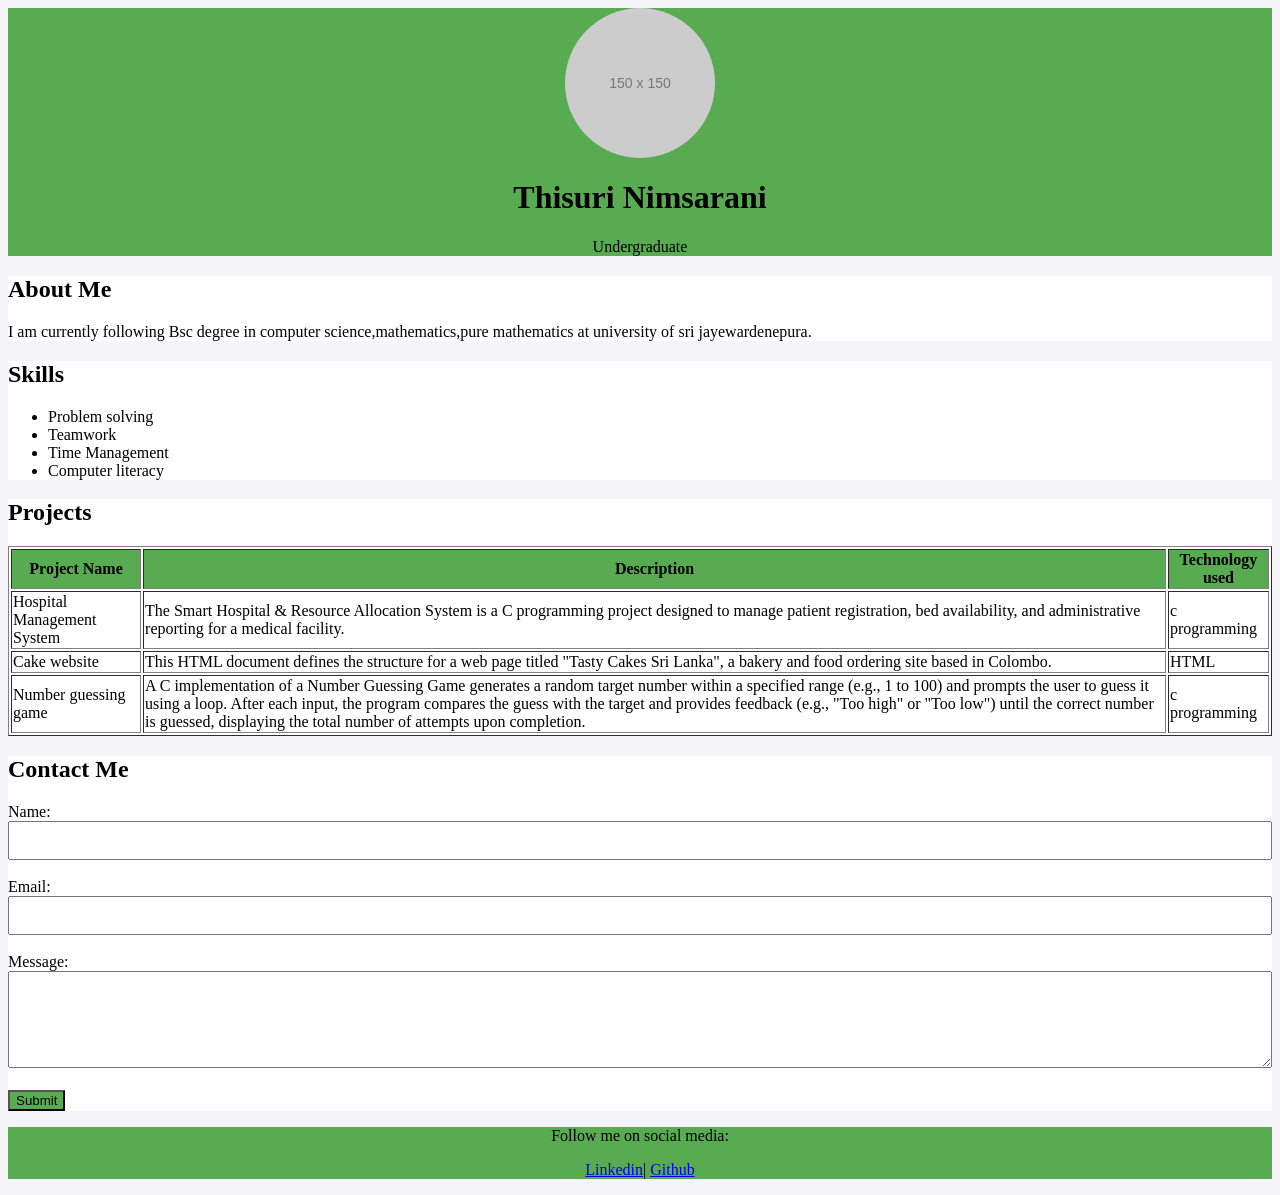
<file: Lab Practical 1/index.html>
<!DOCTYPE html>
<html>

<head>

    <title>My Portfolio</title>
    <link rel="stylesheet" href="./style.css" />
</head>

<body>
    <div style="box-sizing: border-box; background-color:#58ab50; ">
        <div class="circle-avatar">
            150 x 150
        </div>
        <h1>Thisuri Nimsarani</h1>
        <p style="text-align: center;">Undergraduate</p>
    </div>
    <div style="box-sizing: border-box; background-color:#fff; ">
        <h2>About Me</h2>
        <p>I am currently following Bsc degree in computer science,mathematics,pure mathematics at university of sri
            jayewardenepura.</p>
    </div>
    <div style="box-sizing: border-box; background-color:#fff; ">
        <h2>Skills</h2>
        <ul>
            <li>Problem solving</li>
            <li>Teamwork</li>
            <li>Time Management</li>
            <li>Computer literacy</li>
        </ul>
    </div>
    <div style="box-sizing: border-box; background-color:#fff; ">
        <h2>Projects</h2>
        <table border="1">
            <tr>
                <th>Project Name</th>
                <th>Description</th>
                <th>Technology used</th>
            </tr>
            <tr>
                <td>Hospital Management System </td>
                <td>The Smart Hospital & Resource Allocation System is a C programming project designed to manage
                    patient registration, bed availability, and administrative reporting for a medical facility.</td>
                <td>c programming</td>
            </tr>
            <tr>
                <td>Cake website</td>
                <td>This HTML document defines the structure for a web page titled "Tasty Cakes Sri Lanka", a bakery and
                    food ordering site based in Colombo.</td>
                <td>HTML</td>
            </tr>
            <tr>
                <td>Number guessing game</td>
                <td>A C implementation of a Number Guessing Game generates a random target number within a specified
                    range (e.g., 1 to 100) and prompts the user to guess it using a loop. After each input, the program
                    compares the guess with the target and provides feedback (e.g., "Too high" or "Too low") until the
                    correct number is guessed, displaying the total number of attempts upon completion.</td>
                <td>c programming</td>
            </tr>
        </table>
    </div>
    <section id="contact">
        <div style="box-sizing: border-box; background-color:#fff; ">
            <h2>Contact Me</h2>

            <form action="#" method="post">

                <div>
                    <label for="name">Name:</label>
                    <input type="text" id="name" name="name" required>
                </div>

                <br>


                <div>
                    <label for="email">Email:</label>
                    <input type="email" id="email" name="email" required>
                </div>

                <br>


                <div>
                    <label for="message">Message:</label>
                    <textarea id="message" name="message" rows="5" required></textarea>
                </div>

                <br>


                <button type="submit">Submit</button>
            </form>
        </div>
    </section>

</body>
<footer>
    <p>Follow me on social media:</p>
    <p>
        <a
            href="https://www.linkedin.com/in/thisuri-nimsarani-453823389/?lipi=urn%3Ali%3Apage%3Ad_flagship3_profile_view_base_contact_details%3B2ZHXTrPgSmay1aIkX62Wzg%3D%3D">Linkedin</a>|
        <a href="https://github.com/aatnimsarani-al">Github</a>
    </p>

</footer>

</html>
</file>
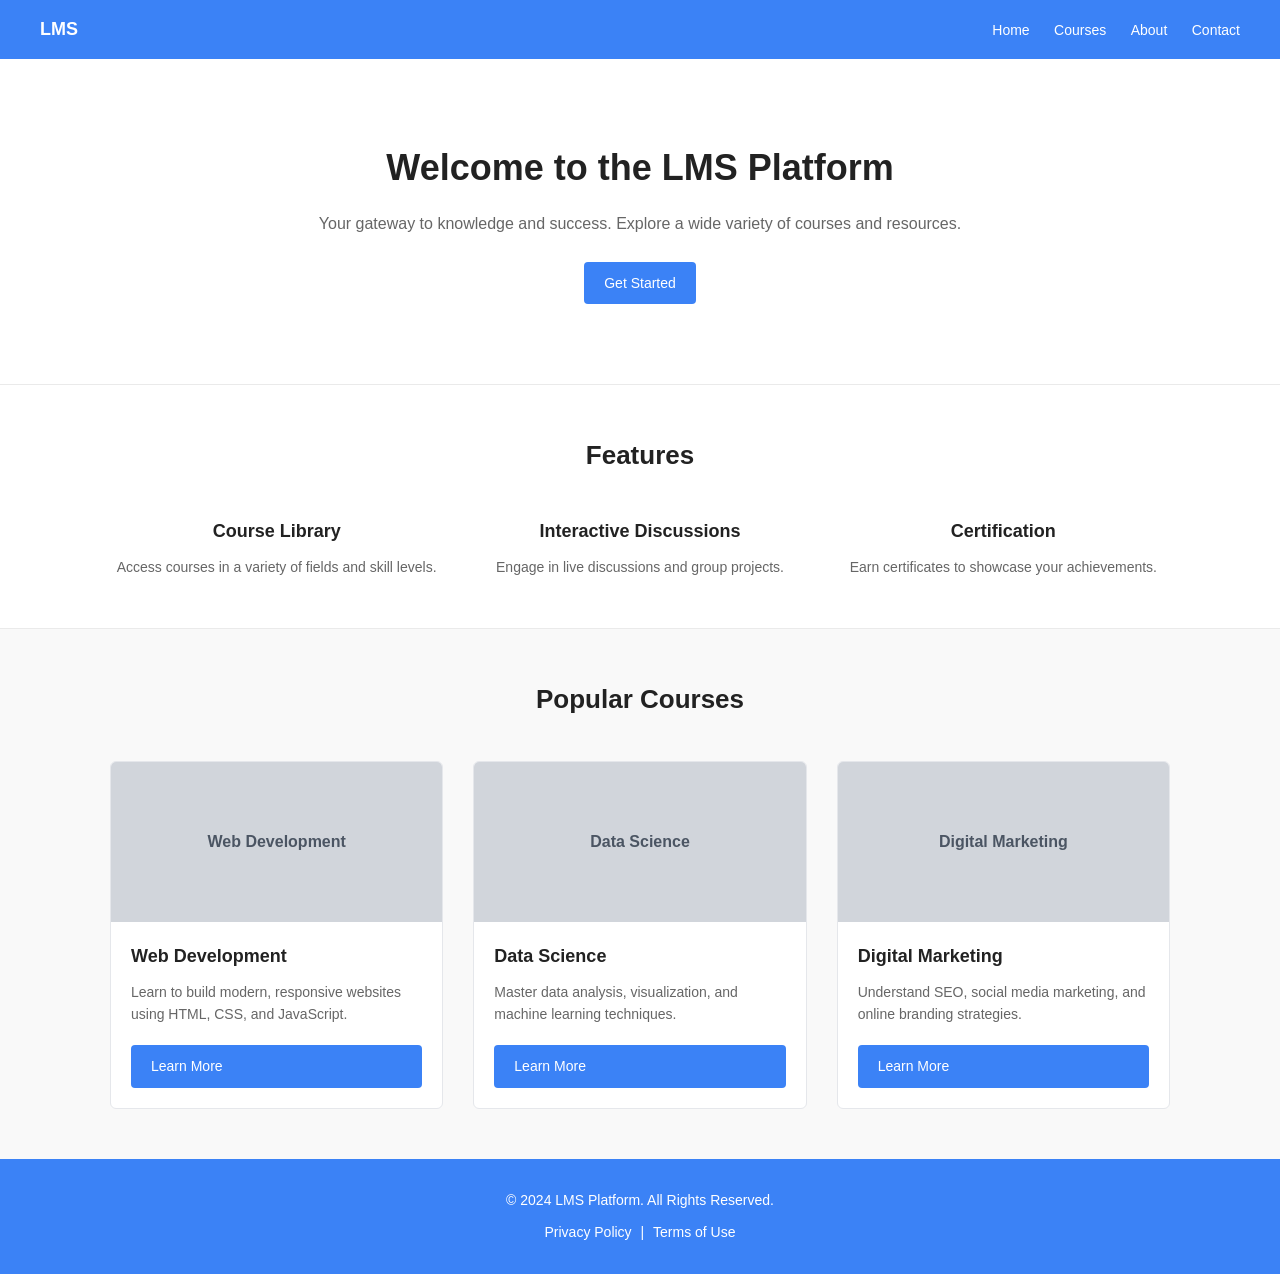
<file: Lab Practical 3/index.html>
<!DOCTYPE html>
<html lang="en">
<head>
    <meta charset="UTF-8">
    <meta name="viewport" content="width=device-width, initial-scale=1.0">
    <title>LMS Platform</title>
    <style>
        * {
            margin: 0;
            padding: 0;
            box-sizing: border-box;
            font-family: Arial, sans-serif;
        }
        body {
            color: #333;
            background-color: #f9f9f9;
            line-height: 1.6;
        }
        .navbar {
            background-color: #3b82f6;
            color: #fff;
            display: flex;
            justify-content: space-between;
            align-items: center;
            padding: 15px 40px;
        }
        .navbar .brand-name {
            font-size: 18px;
            font-weight: bold;
        }
        .navbar nav a {
            color: #fff;
            text-decoration: none;
            margin-left: 20px;
            font-size: 14px;
        }
        .navbar nav a:hover {
            text-decoration: underline;
        }
        .hero {
            text-align: center;
            padding: 80px 20px;
            background-color: #ffffff;
            border-bottom: 1px solid #eaeaea;
        }
        .hero h1 {
            font-size: 36px;
            color: #222;
            margin-bottom: 15px;
        }
        .hero p {
            color: #666;
            font-size: 16px;
            margin-bottom: 25px;
        }
        .btn-primary {
            background-color: #3b82f6;
            color: #fff;
            border: none;
            padding: 10px 20px;
            font-size: 14px;
            border-radius: 4px;
            cursor: pointer;
            text-decoration: none;
            display: inline-block;
        }
        .btn-primary:hover {
            background-color: #2563eb;
        }
        .container {
            max-width: 1100px;
            margin: 0 auto;
            padding: 50px 20px;
        }
        .section-title {
            text-align: center;
            font-size: 26px;
            margin-bottom: 40px;
            color: #222;
        }
        .features-section {
            background-color: #ffffff;
            border-bottom: 1px solid #eaeaea;
        }
        .features-grid {
            display: grid;
            grid-template-columns: repeat(3, 1fr);
            gap: 30px;
            text-align: center;
        }
        .feature-item h3 {
            font-size: 18px;
            margin-bottom: 10px;
            color: #222;
        }
        .feature-item p {
            font-size: 14px;
            color: #666;
        }
        .courses-section {
            background-color: #f9f9f9;
        }
        .courses-grid {
            display: grid;
            grid-template-columns: repeat(3, 1fr);
            gap: 30px;
        }
        .course-card {
            background: #fff;
            border: 1px solid #e5e7eb;
            border-radius: 6px;
            overflow: hidden;
            display: flex;
            flex-direction: column;
        }
        .course-image {
            background-color: #d1d5db;
            height: 160px;
            display: flex;
            align-items: center;
            justify-content: center;
            color: #4b5563;
            font-size: 16px;
            font-weight: bold;
        }
        .course-content {
            padding: 20px;
            display: flex;
            flex-direction: column;
            flex-grow: 1;
        }
        .course-content h3 {
            font-size: 18px;
            margin-bottom: 10px;
            color: #222;
        }
        .course-content p {
            font-size: 14px;
            color: #666;
            margin-bottom: 20px;
            flex-grow: 1;
        }
        footer {
            background-color: #3b82f6;
            color: #fff;
            text-align: center;
            padding: 30px 20px;
            font-size: 14px;
        }
        footer p {
            margin-bottom: 10px;
        }
        footer .footer-links a {
            color: #fff;
            text-decoration: none;
            margin: 0 5px;
        }
        footer .footer-links a:hover {
            text-decoration: underline;
        }
        @media (max-width: 768px) {
            .features-grid, .courses-grid {
                grid-template-columns: 1fr;
            }
        }
    </style>
</head>
<body>

    <header class="navbar">
        <div class="brand-name">LMS</div>
        <nav>
            <a href="#">Home</a>
            <a href="#">Courses</a>
            <a href="#">About</a>
            <a href="#">Contact</a>
        </nav>
    </header>

    <section class="hero">
        <h1>Welcome to the LMS Platform</h1>
        <p>Your gateway to knowledge and success. Explore a wide variety of courses and resources.</p>
        <a href="#" class="btn-primary">Get Started</a>
    </section>

    <section class="features-section">
        <div class="container">
            <h2 class="section-title">Features</h2>
            <div class="features-grid">
                <div class="feature-item">
                    <h3>Course Library</h3>
                    <p>Access courses in a variety of fields and skill levels.</p>
                </div>
                <div class="feature-item">
                    <h3>Interactive Discussions</h3>
                    <p>Engage in live discussions and group projects.</p>
                </div>
                <div class="feature-item">
                    <h3>Certification</h3>
                    <p>Earn certificates to showcase your achievements.</p>
                </div>
            </div>
        </div>
    </section>

    <section class="courses-section">
        <div class="container">
            <h2 class="section-title">Popular Courses</h2>
            <div class="courses-grid">
                
                <div class="course-card">
                    <div class="course-image">Web Development</div>
                    <div class="course-content">
                        <h3>Web Development</h3>
                        <p>Learn to build modern, responsive websites using HTML, CSS, and JavaScript.</p>
                        <a href="#" class="btn-primary">Learn More</a>
                    </div>
                </div>

                <div class="course-card">
                    <div class="course-image">Data Science</div>
                    <div class="course-content">
                        <h3>Data Science</h3>
                        <p>Master data analysis, visualization, and machine learning techniques.</p>
                        <a href="#" class="btn-primary">Learn More</a>
                    </div>
                </div>

                <div class="course-card">
                    <div class="course-image">Digital Marketing</div>
                    <div class="course-content">
                        <h3>Digital Marketing</h3>
                        <p>Understand SEO, social media marketing, and online branding strategies.</p>
                        <a href="#" class="btn-primary">Learn More</a>
                    </div>
                </div>

            </div>
        </div>
    </section>

    <footer>
        <p>&copy; 2024 LMS Platform. All Rights Reserved.</p>
        <div class="footer-links">
            <a href="#">Privacy Policy</a> | <a href="#">Terms of Use</a>
        </div>
    </footer>

</body>
</html>
</file>
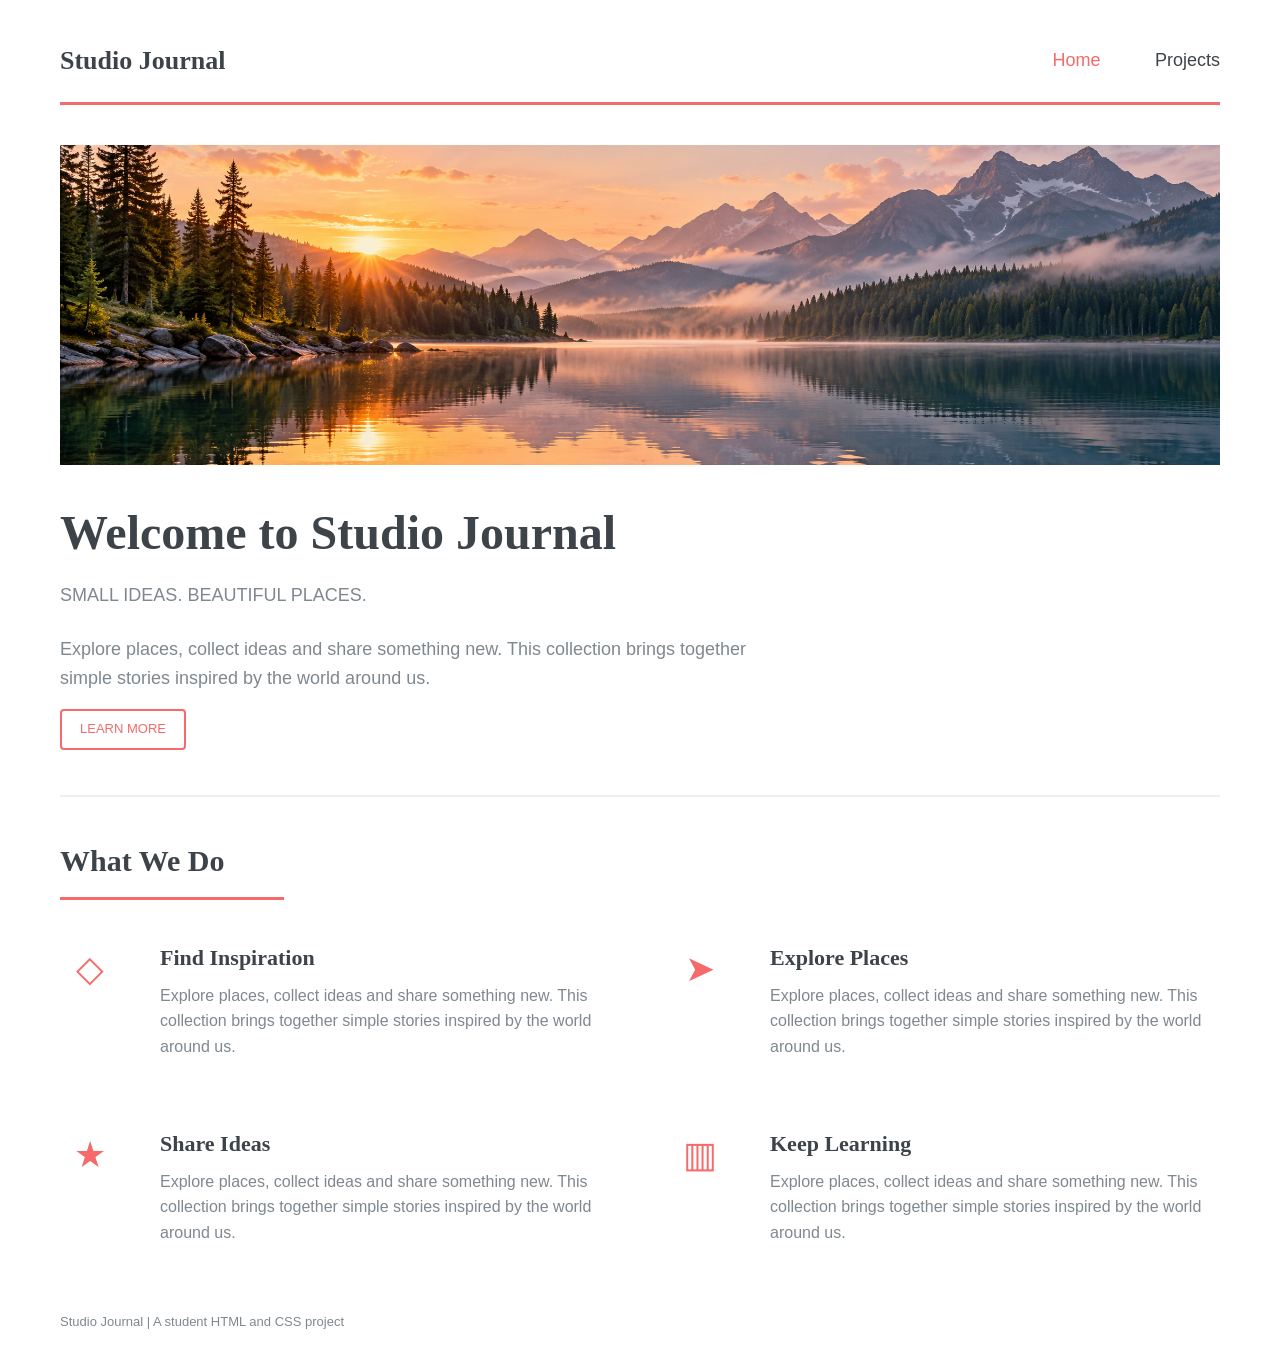
<file: Lab Practical 2/LAB-Practical-2-Materials/index.html>
<!DOCTYPE html>
<html lang="en">

<head>
    <meta charset="UTF-8">
    <meta name="viewport" content="width=device-width, initial-scale=1.0">
    <title>Studio Journal | Home</title>
    <link rel="stylesheet" href="./style.css">
</head>

<body>
    <header>
        <a class="logo" href="index.html"><strong>Studio Journal</strong></a>
        <nav>
            <a href="index.html" class="active" aria-current="page">Home</a>
            <a href="projects.html">Projects</a>
        </nav>
    </header>

    <main>
        <section class="intro">
            <img class="banner" src="images/pic10.png" alt="Mountain lake at sunrise">
            <h1>Welcome to Studio Journal</h1>
            <p class="subtitle">Small ideas. Beautiful places.</p>
            <p>Explore places, collect ideas and share something new. This collection brings together simple stories
                inspired by the world around us.</p>
            <a class="button" href="#features">Learn More</a>
        </section>

        <section id="features">
            <h2>What We Do</h2>
            <div class="features">
                <article class="feature">
                    <span class="icon" aria-hidden="true">◇</span>
                    <div>
                        <h3>Find Inspiration</h3>
                        <p>Explore places, collect ideas and share something new. This collection brings together simple
                            stories inspired by the world around us.</p>
                    </div>
                </article>
                <article class="feature">
                    <span class="icon" aria-hidden="true">➤</span>
                    <div>
                        <h3>Explore Places</h3>
                        <p>Explore places, collect ideas and share something new. This collection brings together simple
                            stories inspired by the world around us.</p>
                    </div>
                </article>
                <article class="feature">
                    <span class="icon" aria-hidden="true">★</span>
                    <div>
                        <h3>Share Ideas</h3>
                        <p>Explore places, collect ideas and share something new. This collection brings together simple
                            stories inspired by the world around us.</p>
                    </div>
                </article>
                <article class="feature">
                    <span class="icon" aria-hidden="true">▥</span>
                    <div>
                        <h3>Keep Learning</h3>
                        <p>Explore places, collect ideas and share something new. This collection brings together simple
                            stories inspired by the world around us.</p>
                    </div>
                </article>
            </div>
        </section>
    </main>
    <footer>Studio Journal | A student HTML and CSS project</footer>
</body>

</html>
</file>
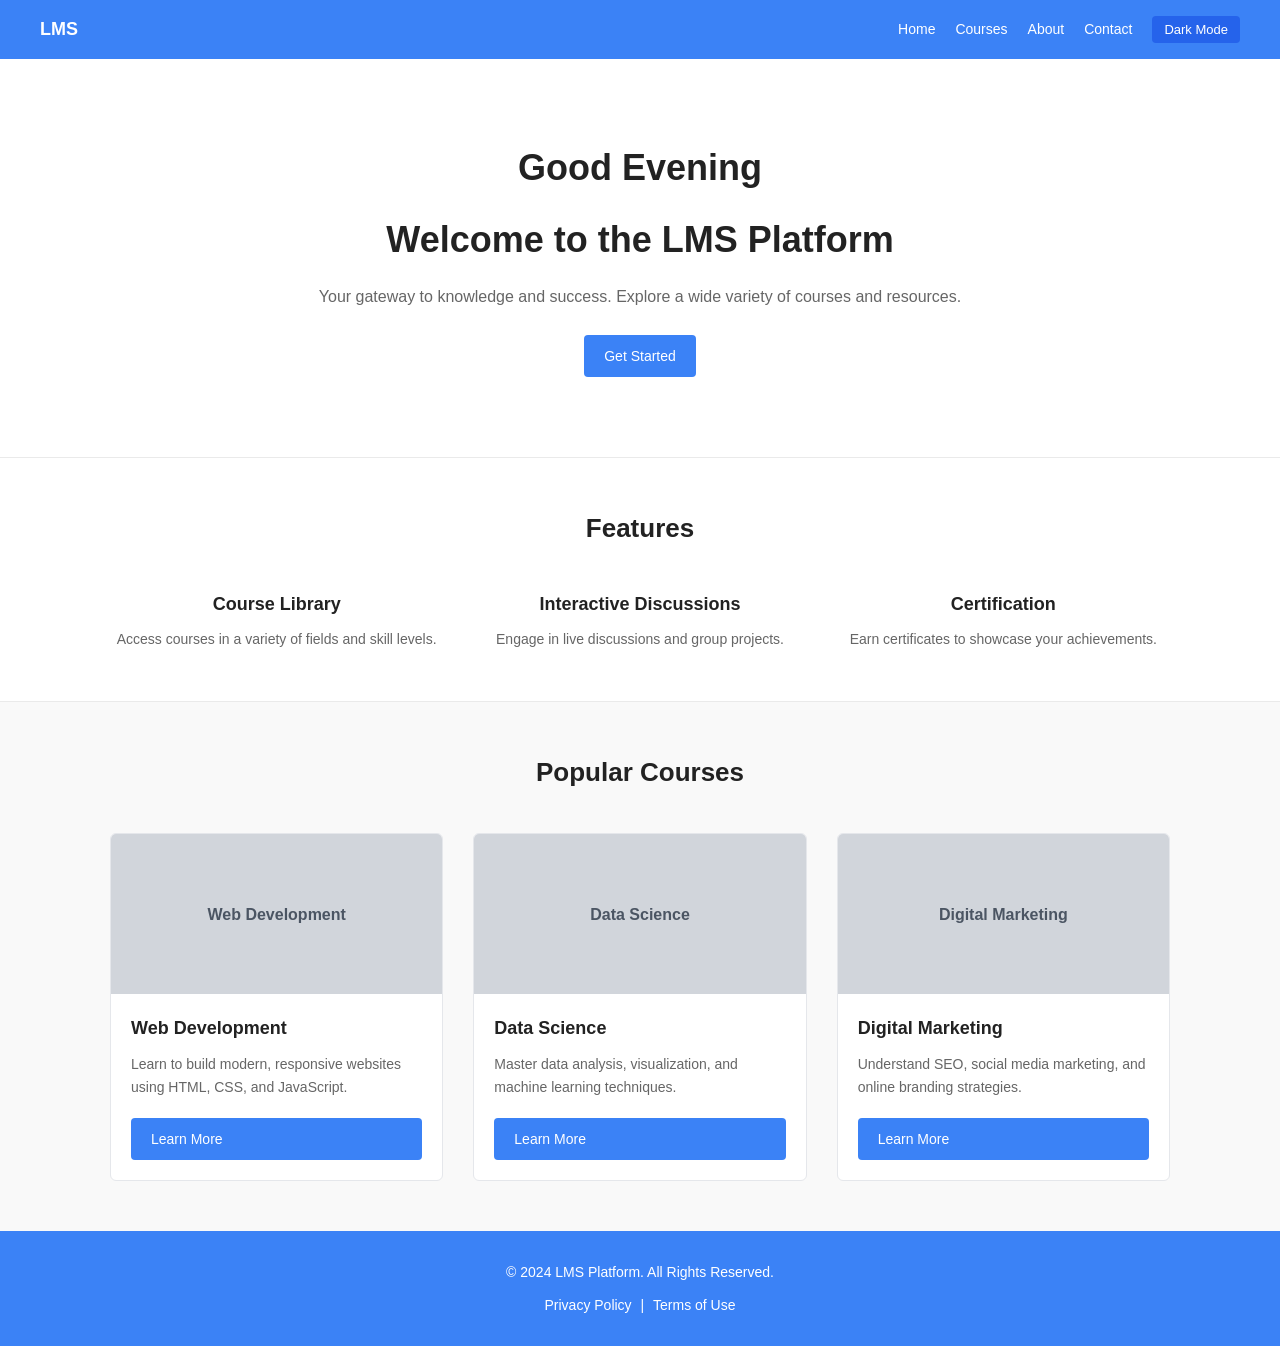
<file: Lab Practical 3/LMS Platform/index.html>
<!DOCTYPE html>
<html lang="en">
<head>
    <meta charset="UTF-8">
    <meta name="viewport" content="width=device-width, initial-scale=1.0">
    <title>LMS Platform</title>
    <style>
        * {
            margin: 0;
            padding: 0;
            box-sizing: border-box;
            font-family: Arial, sans-serif;
        }
        body {
            color: #333;
            background-color: #f9f9f9;
            line-height: 1.6;
            transition: background-color 0.3s, color 0.3s;
        }
        .navbar {
            background-color: #3b82f6;
            color: #fff;
            display: flex;
            justify-content: space-between;
            align-items: center;
            padding: 15px 40px;
            transition: background-color 0.3s;
        }
        .navbar .brand-name {
            font-size: 18px;
            font-weight: bold;
        }
        .navbar nav {
            display: flex;
            align-items: center;
        }
        .navbar nav a {
            color: #fff;
            text-decoration: none;
            margin-left: 20px;
            font-size: 14px;
        }
        .navbar nav a:hover {
            text-decoration: underline;
        }
        #darkModeToggle {
            background-color: #2563eb;
            color: #fff;
            border: none;
            padding: 6px 12px;
            font-size: 13px;
            border-radius: 4px;
            cursor: pointer;
            margin-left: 20px;
        }
        #darkModeToggle:hover {
            background-color: #1d4ed8;
        }
        .hero {
            text-align: center;
            padding: 80px 20px;
            background-color: #ffffff;
            border-bottom: 1px solid #eaeaea;
            transition: background-color 0.3s, border-color 0.3s;
        }
        .hero h1 {
            font-size: 36px;
            color: #222;
            margin-bottom: 15px;
            transition: color 0.3s;
        }
        .hero p {
            color: #666;
            font-size: 16px;
            margin-bottom: 25px;
            transition: color 0.3s;
        }
        .btn-primary {
            background-color: #3b82f6;
            color: #fff;
            border: none;
            padding: 10px 20px;
            font-size: 14px;
            border-radius: 4px;
            cursor: pointer;
            text-decoration: none;
            display: inline-block;
        }
        .btn-primary:hover {
            background-color: #2563eb;
        }
        .container {
            max-width: 1100px;
            margin: 0 auto;
            padding: 50px 20px;
        }
        .section-title {
            text-align: center;
            font-size: 26px;
            margin-bottom: 40px;
            color: #222;
            transition: color 0.3s;
        }
        .features-section {
            background-color: #ffffff;
            border-bottom: 1px solid #eaeaea;
            transition: background-color 0.3s, border-color 0.3s;
        }
        .features-grid {
            display: grid;
            grid-template-columns: repeat(3, 1fr);
            gap: 30px;
            text-align: center;
        }
        .feature-item h3 {
            font-size: 18px;
            margin-bottom: 10px;
            color: #222;
            transition: color 0.3s;
        }
        .feature-item p {
            font-size: 14px;
            color: #666;
            transition: color 0.3s;
        }
        .courses-section {
            background-color: #f9f9f9;
            transition: background-color 0.3s;
        }
        .courses-grid {
            display: grid;
            grid-template-columns: repeat(3, 1fr);
            gap: 30px;
        }
        .course-card {
            background: #fff;
            border: 1px solid #e5e7eb;
            border-radius: 6px;
            overflow: hidden;
            display: flex;
            flex-direction: column;
            transition: background-color 0.3s, border-color 0.3s;
        }
        .course-image {
            background-color: #d1d5db;
            height: 160px;
            display: flex;
            align-items: center;
            justify-content: center;
            color: #4b5563;
            font-size: 16px;
            font-weight: bold;
        }
        .course-content {
            padding: 20px;
            display: flex;
            flex-direction: column;
            flex-grow: 1;
        }
        .course-content h3 {
            font-size: 18px;
            margin-bottom: 10px;
            color: #222;
            transition: color 0.3s;
        }
        .course-content p {
            font-size: 14px;
            color: #666;
            margin-bottom: 20px;
            flex-grow: 1;
            transition: color 0.3s;
        }
        footer {
            background-color: #3b82f6;
            color: #fff;
            text-align: center;
            padding: 30px 20px;
            font-size: 14px;
            transition: background-color 0.3s;
        }
        footer p {
            margin-bottom: 10px;
        }
        footer .footer-links a {
            color: #fff;
            text-decoration: none;
            margin: 0 5px;
        }
        footer .footer-links a:hover {
            text-decoration: underline;
        }

        /* --- Dark Mode Styles --- */
        body.dark-mode {
            background-color: #121212;
            color: #e0e0e0;
        }
        body.dark-mode .navbar {
            background-color: #1e1e1e;
        }
        body.dark-mode .hero, 
        body.dark-mode .features-section {
            background-color: #1a1a1a;
            border-color: #333;
        }
        body.dark-mode .hero h1,
        body.dark-mode .section-title,
        body.dark-mode .feature-item h3,
        body.dark-mode .course-content h3 {
            color: #ffffff;
        }
        body.dark-mode .hero p,
        body.dark-mode .feature-item p,
        body.dark-mode .course-content p {
            color: #aaaaaa;
        }
        body.dark-mode .courses-section {
            background-color: #121212;
        }
        body.dark-mode .course-card {
            background-color: #1e1e1e;
            border-color: #333;
        }
        body.dark-mode .course-image {
            background-color: #2c2c2c;
            color: #9ca3af;
        }
        body.dark-mode footer {
            background-color: #1e1e1e;
        }

        @media (max-width: 768px) {
            .features-grid, .courses-grid {
                grid-template-columns: 1fr;
            }
        }
    </style>
</head>
<body>

    <header class="navbar">
        <div class="brand-name">LMS</div>
        <nav>
            <a href="#">Home</a>
            <a href="#">Courses</a>
            <a href="#">About</a>
            <a href="#">Contact</a>
            <button id="darkModeToggle">Dark Mode</button>
        </nav>
    </header>

    <section class="hero">
        <h1><span id="greeting"></span></h1>
        <h1>Welcome to the LMS Platform</h1>
        <p>Your gateway to knowledge and success. Explore a wide variety of courses and resources.</p>
        <a href="#" class="btn-primary">Get Started</a>
    </section>

    <section class="features-section">
        <div class="container">
            <h2 class="section-title">Features</h2>
            <div class="features-grid">
                <div class="feature-item">
                    <h3>Course Library</h3>
                    <p>Access courses in a variety of fields and skill levels.</p>
                </div>
                <div class="feature-item">
                    <h3>Interactive Discussions</h3>
                    <p>Engage in live discussions and group projects.</p>
                </div>
                <div class="feature-item">
                    <h3>Certification</h3>
                    <p>Earn certificates to showcase your achievements.</p>
                </div>
            </div>
        </div>
    </section>

    <section class="courses-section">
        <div class="container">
            <h2 class="section-title">Popular Courses</h2>
            <div class="courses-grid">
                
                <div class="course-card">
                    <div class="course-image">Web Development</div>
                    <div class="course-content">
                        <h3>Web Development</h3>
                        <p>Learn to build modern, responsive websites using HTML, CSS, and JavaScript.</p>
                        <a href="#" class="btn-primary">Learn More</a>
                    </div>
                </div>

                <div class="course-card">
                    <div class="course-image">Data Science</div>
                    <div class="course-content">
                        <h3>Data Science</h3>
                        <p>Master data analysis, visualization, and machine learning techniques.</p>
                        <a href="#" class="btn-primary">Learn More</a>
                    </div>
                </div>

                <div class="course-card">
                    <div class="course-image">Digital Marketing</div>
                    <div class="course-content">
                        <h3>Digital Marketing</h3>
                        <p>Understand SEO, social media marketing, and online branding strategies.</p>
                        <a href="#" class="btn-primary">Learn More</a>
                    </div>
                </div>

            </div>
        </div>
    </section>

    <footer>
        <p>&copy; 2024 LMS Platform. All Rights Reserved.</p>
        <div class="footer-links">
            <a href="#">Privacy Policy</a> | <a href="#">Terms of Use</a>
        </div>
    </footer>

    <script>
        // 1. Dynamic Greeting based on Time of Day
        const currentHour = new Date().getHours();
        const greetingElement = document.getElementById("greeting");
        let greetingMessage = "";

        if (currentHour < 12) {
            greetingMessage = "Good Morning";
        } else if (currentHour < 18) {
            greetingMessage = "Good Afternoon";
        } else {
            greetingMessage = "Good Evening";
        }

        if (greetingElement) {
            greetingElement.textContent = greetingMessage;
        }

        // 2. Dark Mode Toggle Logic
        const darkModeBtn = document.getElementById("darkModeToggle");

        if (darkModeBtn) {
            darkModeBtn.addEventListener("click", () => {
                document.body.classList.toggle("dark-mode");

                if (document.body.classList.contains("dark-mode")) {
                    darkModeBtn.textContent = "Light Mode";
                } else {
                    darkModeBtn.textContent = "Dark Mode";
                }
            });
        }
    </script>
</body>
</html>
</file>
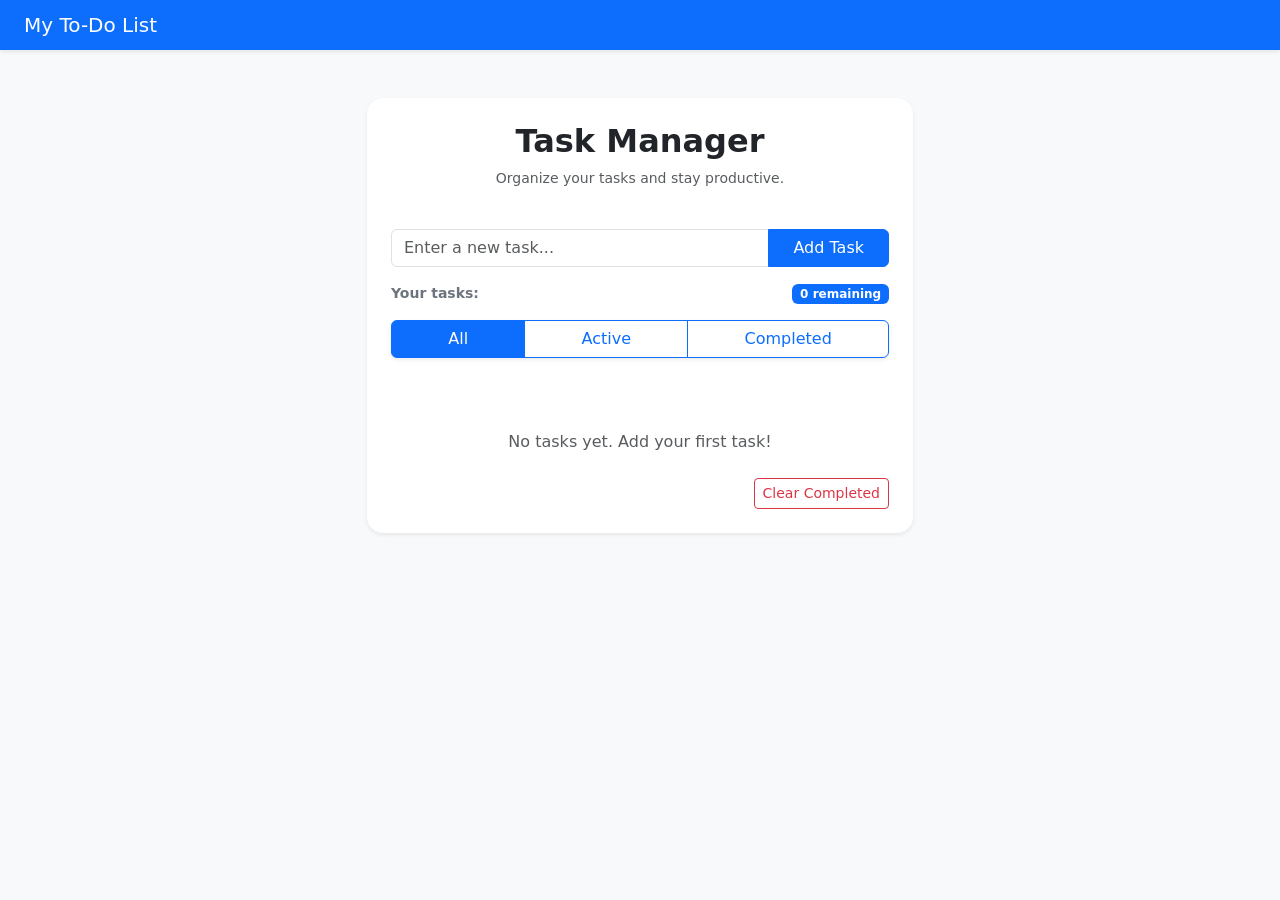
<file: Lab Practical 4/TodoList/index.html>
<!DOCTYPE html>
<html lang="en">
<head>
    <meta charset="UTF-8">
    <meta name="viewport" content="width=device-width, initial-scale=1.0">
    <title>My To-Do List - Task Manager</title>
    <link href="https://cdn.jsdelivr.net/npm/bootstrap@5.3.0/dist/css/bootstrap.min.css" rel="stylesheet">
    <link rel="stylesheet" href="style.css">
</head>
<body class="bg-light">

    <nav class="navbar navbar-dark bg-primary shadow-sm">
        <div class="container-fluid px-4">
            <span class="navbar-brand mb-0 h1">My To-Do List</span>
        </div>
    </nav>

    <div class="container py-5">
        <div class="row justify-content-center">
            <div class="col-md-8 col-lg-6">
                
                <div class="card shadow-sm border-0 p-4 rounded-4">
                    
                    <div class="text-center mb-4">
                        <h2 class="fw-bold">Task Manager</h2>
                        <p class="text-muted small">Organize your tasks and stay productive.</p>
                    </div>

                    <div class="input-group mb-3">
                        <input type="text" id="taskInput" class="form-control" placeholder="Enter a new task..." aria-label="New task">
                        <button class="btn btn-primary px-4" type="button" id="addTaskBtn">Add Task</button>
                    </div>
                    <div id="errorMsg" class="text-danger small mb-3" style="display: none;"></div>

                    <div class="d-flex justify-content-between align-items-center mb-3">
                        <span class="text-secondary fw-semibold small">Your tasks:</span>
                        <span id="taskCounter" class="badge bg-primary">0 remaining</span>
                    </div>

                    <div class="btn-group w-100 mb-4 shadow-sm" role="group" aria-label="Task Filters">
                        <button type="button" class="btn btn-outline-primary active filter-btn" data-filter="all">All</button>
                        <button type="button" class="btn btn-outline-primary filter-btn" data-filter="active">Active</button>
                        <button type="button" class="btn btn-outline-primary filter-btn" data-filter="completed">Completed</button>
                    </div>

                    <ul id="taskList" class="list-group mb-4">
                    </ul>

                    <div id="emptyState" class="text-center text-muted py-4">
                        No tasks yet. Add your first task!
                    </div>

                    <div class="text-end">
                        <button id="clearCompletedBtn" class="btn btn-outline-danger btn-sm">Clear Completed</button>
                    </div>

                </div>
            </div>
        </div>
    </div>

    <script src="script.js"></script>
</body>
</html>
</file>
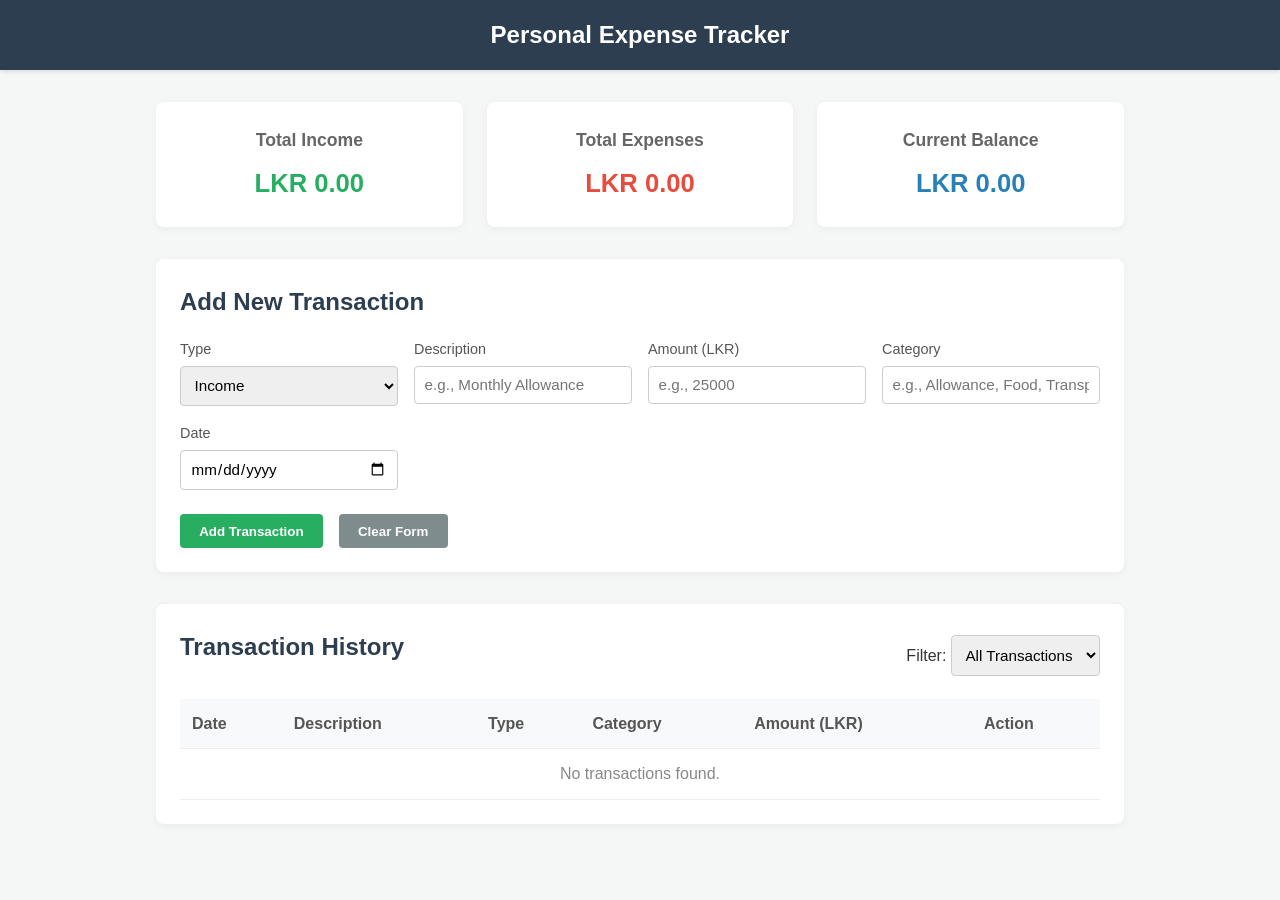
<file: Lab Practical 5/personal expense tracker/index.html>
<!DOCTYPE html>
<html lang="en">
<head>
  <meta charset="UTF-8" />
  <meta name="viewport" content="width=device-width, initial-scale=1.0" />
  <title>Personal Expense Tracker</title>
  <link rel="stylesheet" href="style.css" />
</head>
<body>

  <nav class="navbar">
    <h1>Personal Expense Tracker</h1>
  </nav>

  <main class="container">
    
    <section class="summary-cards">
      <div class="card income">
        <h3>Total Income</h3>
        <p id="total-income">LKR 0.00</p>
      </div>
      <div class="card expenses">
        <h3>Total Expenses</h3>
        <p id="total-expenses">LKR 0.00</p>
      </div>
      <div class="card balance">
        <h3>Current Balance</h3>
        <p id="current-balance">LKR 0.00</p>
      </div>
    </section>

    <section class="form-section">
      <h2>Add New Transaction</h2>
      <form id="transaction-form">
        <div class="form-group">
          <label for="type">Type</label>
          <select id="type" required>
            <option value="Income">Income</option>
            <option value="Expense">Expense</option>
          </select>
        </div>

        <div class="form-group">
          <label for="description">Description</label>
          <input type="text" id="description" placeholder="e.g., Monthly Allowance" required />
        </div>

        <div class="form-group">
          <label for="amount">Amount (LKR)</label>
          <input type="number" id="amount" step="0.01" min="0.01" placeholder="e.g., 25000" required />
        </div>

        <div class="form-group">
          <label for="category">Category</label>
          <input type="text" id="category" placeholder="e.g., Allowance, Food, Transport" required />
        </div>

        <div class="form-group">
          <label for="date">Date</label>
          <input type="date" id="date" required />
        </div>

        <div class="form-actions">
          <button type="submit" class="btn btn-primary">Add Transaction</button>
          <button type="button" id="clear-btn" class="btn btn-secondary">Clear Form</button>
        </div>
      </form>
    </section>

    <section class="history-section">
      <div class="history-header">
        <h2>Transaction History</h2>
        <div class="filter-group">
          <label for="filter">Filter: </label>
          <select id="filter">
            <option value="All">All Transactions</option>
            <option value="Income">Income Only</option>
            <option value="Expense">Expenses Only</option>
          </select>
        </div>
      </div>

      <div class="table-container">
        <table>
          <thead>
            <tr>
              <th>Date</th>
              <th>Description</th>
              <th>Type</th>
              <th>Category</th>
              <th>Amount (LKR)</th>
              <th>Action</th>
            </tr>
          </thead>
          <tbody id="transaction-list">
          </tbody>
        </table>
      </div>
    </section>

  </main>

  <script src="script.js"></script>
</body>
</html>
</file>
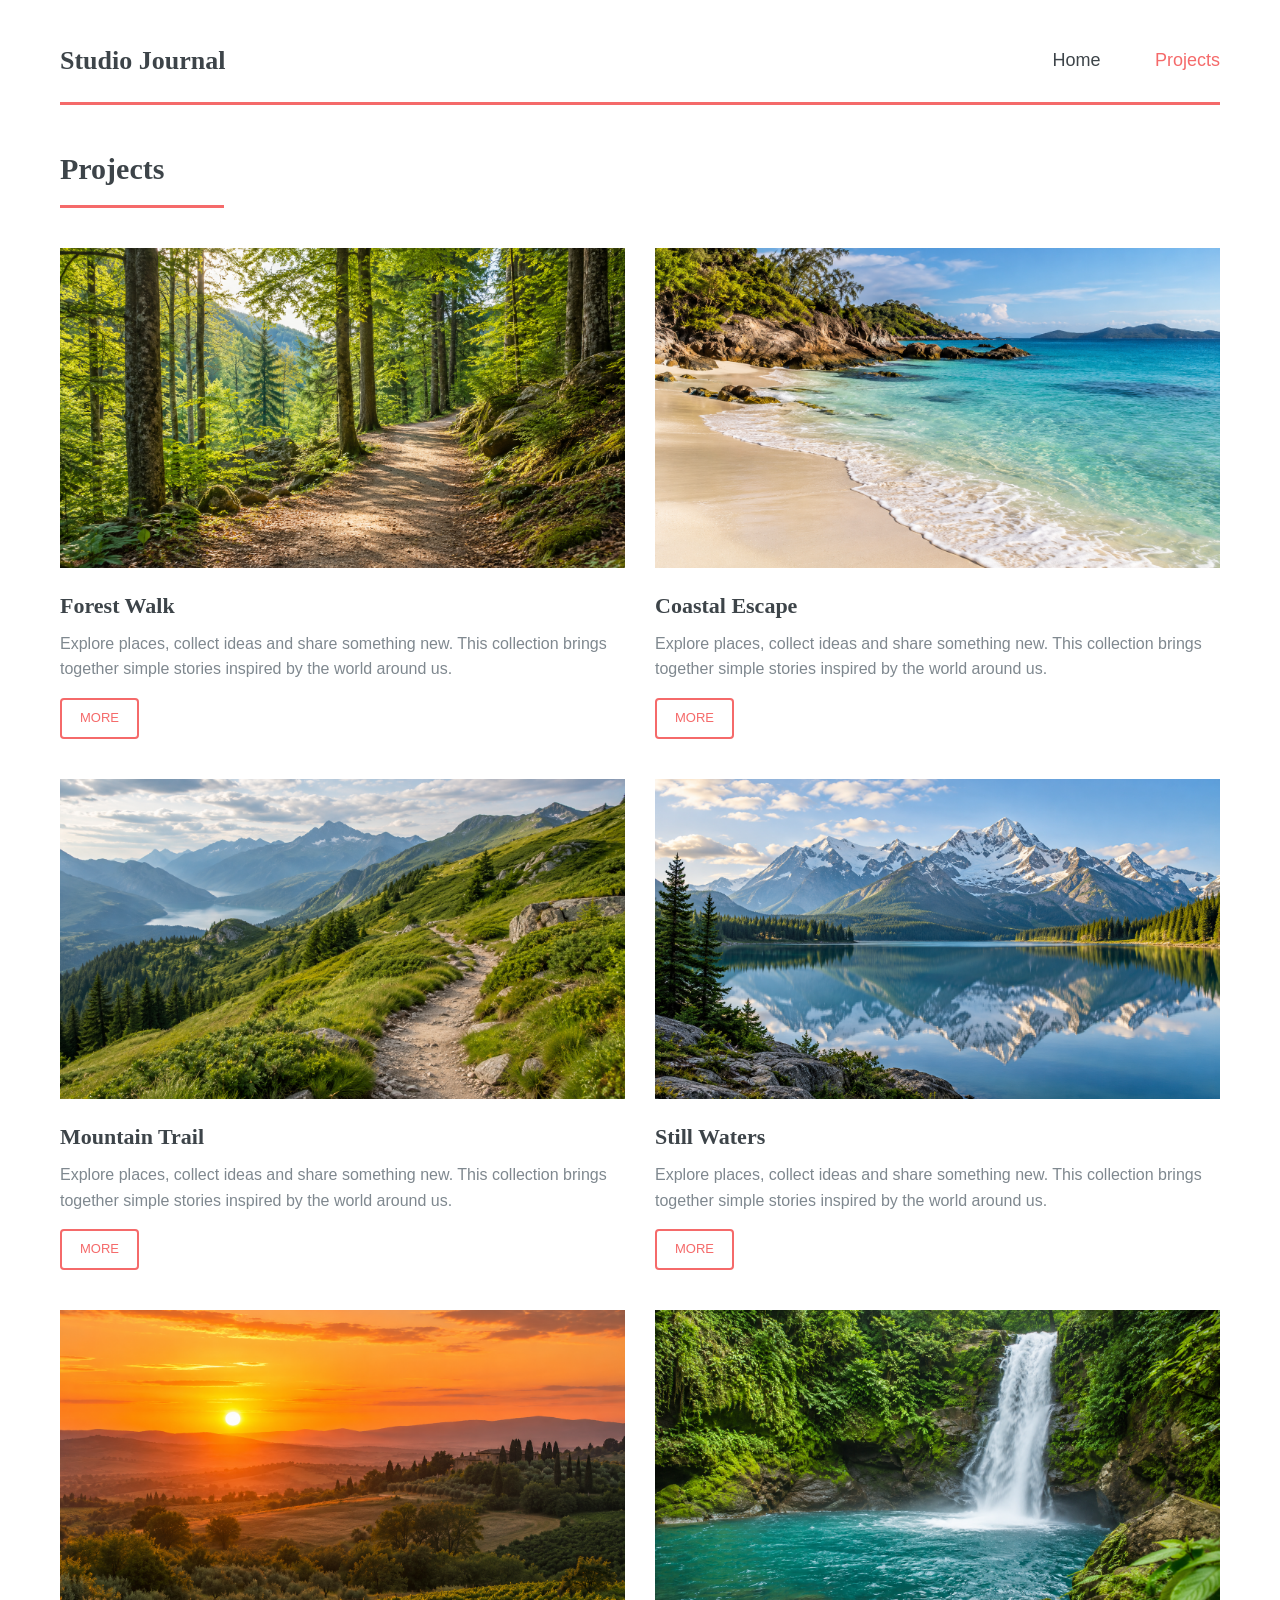
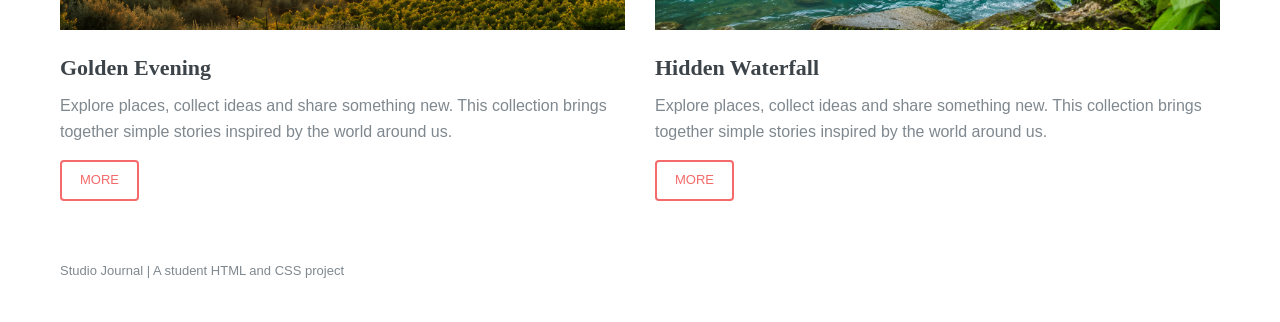
<file: Lab Practical 2/LAB-Practical-2-Materials/projects.html>
<!DOCTYPE html>
<html lang="en">

<head>
    <meta charset="UTF-8">
    <meta name="viewport" content="width=device-width, initial-scale=1.0">
    <title>Studio Journal | Projects</title>
    <link rel="stylesheet" href="./style.css">
</head>

<body>
    <header>
        <a class="logo" href="index.html"><strong>Studio Journal</strong></a>
        <nav>
            <a href="index.html">Home</a>
            <a href="projects.html" class="active" aria-current="page">Projects</a>
        </nav>
    </header>

    <main>
        <section>
            <h1 class="section-title">Projects</h1>
            <div class="projects">
                <article>
                    <img src="images/pic01.png" alt="Sunlit path through a green forest">
                    <h3>Forest Walk</h3>
                    <p>Explore places, collect ideas and share something new. This collection brings together simple
                        stories inspired by the world around us.</p>
                    <a class="button" href="images/pic01.png">More</a>
                </article>
                <article>
                    <img src="images/pic02.png" alt="Sandy coastline beside turquoise water">
                    <h3>Coastal Escape</h3>
                    <p>Explore places, collect ideas and share something new. This collection brings together simple
                        stories inspired by the world around us.</p>
                    <a class="button" href="images/pic02.png">More</a>
                </article>
                <article>
                    <img src="images/pic03.png" alt="Trail through green mountain hills">
                    <h3>Mountain Trail</h3>
                    <p>Explore places, collect ideas and share something new. This collection brings together simple
                        stories inspired by the world around us.</p>
                    <a class="button" href="images/pic03.png">More</a>
                </article>
                <article>
                    <img src="images/pic04.png" alt="Lake reflecting distant mountains">
                    <h3>Still Waters</h3>
                    <p>Explore places, collect ideas and share something new. This collection brings together simple
                        stories inspired by the world around us.</p>
                    <a class="button" href="images/pic04.png">More</a>
                </article>
                <article>
                    <img src="images/pic05.png" alt="Sunset over rolling countryside">
                    <h3>Golden Evening</h3>
                    <p>Explore places, collect ideas and share something new. This collection brings together simple
                        stories inspired by the world around us.</p>
                    <a class="button" href="images/pic05.png">More</a>
                </article>
                <article>
                    <img src="images/pic06.png" alt="Waterfall surrounded by green plants">
                    <h3>Hidden Waterfall</h3>
                    <p>Explore places, collect ideas and share something new. This collection brings together simple
                        stories inspired by the world around us.</p>
                    <a class="button" href="images/pic06.png">More</a>
                </article>
            </div>
        </section>
    </main>
    <footer>Studio Journal | A student HTML and CSS project</footer>
</body>
</html>
</file>
<file: Lab Practical 1/style.css>
.circle-avatar {
  width: 150px;
  height: 150px;
  border-radius: 50%;
  background-color: #cccccc;
  color: #777777;
  margin: 0 auto;
  display: flex;
  align-items: center;
  justify-content: center;
  font-size: 14px;
  font-family: Arial, sans-serif;
}
h1 {
    text-align: center;
}

th {
    background: #58ab50;
}

html {
    background-color: #f4f4f9;
}

button {
    background-color: #58ab50;
}

footer {
    background-color: #58ab50;
    text-align: center;
    box-sizing: border-box;
}

textarea {
    width: 100%;
    padding: 10px;
    box-sizing: border-box;
}

input {
    width: 100%;
    padding: 10px;
    box-sizing: border-box;
}
</file>
<file: Lab Practical 2/LAB-Practical-2-Materials/style.css>
body {
    margin: 40px 60px;
    font-family: Arial, sans-serif;
    color: #7f888f;
    background-color: #ffffff;
    line-height: 1.6;
}

h1, h2, h3 {
    color: #3d4449;
    font-family: Georgia, "Times New Roman", serif;
    margin-top: 0;
}

h1 {
    font-size: 48px;
    margin-bottom: 10px;
}

h2 {
    font-size: 30px;
    padding-bottom: 12px;
    margin-bottom: 40px;
    border-bottom: 3px solid #f56a6a;
    display: inline-block;
    padding-right: 60px;
}

h3 {
    font-size: 22px;
    margin-bottom: 8px;
}

p {
    margin: 0 0 16px 0;
}

a {
    color: #f56a6a;
    text-decoration: none;
}

header {
    display: flex;
    justify-content: space-between;
    align-items: center;
    border-bottom: 3px solid #f56a6a;
    padding-bottom: 20px;
    margin-bottom: 40px;
}

.logo {
    font-family: Georgia, "Times New Roman", serif;
    font-size: 26px;
    color: #3d4449;
}

nav a {
    margin-left: 50px;
    color: #3d4449;
    font-size: 18px;
}

nav a:hover,
nav a.active {
    color: #f56a6a;
}

img {
    width: 100%;
    display: block;
}

.banner {
    height: 320px;
    object-fit: cover;
    margin-bottom: 30px;
}

.intro p {
    max-width: 700px;
    font-size: 18px;
}

.subtitle {
    text-transform: uppercase;
    font-size: 16px;
    margin-bottom: 25px;
}

.button {
    display: inline-block;
    border: 2px solid #f56a6a;
    border-radius: 4px;
    padding: 8px 18px;
    font-size: 13px;
    text-transform: uppercase;
    color: #f56a6a;
}

.button:hover {
    background-color: #f56a6a;
    color: #ffffff;
}

#features {
    border-top: 2px solid #eeeeee;
    margin-top: 45px;
    padding-top: 40px;
}

.section-title {
    font-size: 30px;
    padding-bottom: 12px;
    margin-bottom: 40px;
    border-bottom: 3px solid #f56a6a;
    display: inline-block;
    padding-right: 60px;
}

.features,
.projects {
    display: grid;
    grid-template-columns: 1fr 1fr;
    gap: 30px;
}

.features {
    gap: 50px 60px;
}

.feature {
    display: flex;
    gap: 40px;
    align-items: flex-start;
}

.icon {
    font-size: 36px;
    color: #f56a6a;
    width: 60px;
    text-align: center;
    flex-shrink: 0;
}

.projects article {
    margin-bottom: 10px;
}

.projects img {
    height: 320px;
    object-fit: cover;
    margin-bottom: 20px;
}

footer {
    margin-top: 50px;
    font-size: 13px;
}

@media (max-width: 650px) {
    body {
        margin: 20px;
    }

    header {
        flex-direction: column;
        align-items: flex-start;
        gap: 15px;
    }

    nav a {
        margin-left: 0;
        margin-right: 25px;
    }

    .features,
    .projects {
        grid-template-columns: 1fr;
    }

    h1 {
        font-size: 34px;
    }
}
</file>
<file: Lab Practical 4/TodoList/style.css>
body {
    background-color: #f8f9fa;
    font-family: system-ui, -apple-system, "Segoe UI", Roboto, Helvetica, Arial, sans-serif;
}

.card {
    background-color: #ffffff;
}

.completed-task {
    text-decoration: line-through;
    color: #6c757d;
}

.list-group-item {
    transition: background-color 0.2s ease;
}

.list-group-item:hover {
    background-color: #f8f9fa;
}

@media (max-width: 576px) {
    .container {
        padding-left: 10px;
        padding-right: 10px;
    }
}
</file>
<file: Lab Practical 5/personal expense tracker/style.css>
* {
  box-sizing: border-box;
  margin: 0;
  padding: 0;
  font-family: 'Segoe UI', Tahoma, Geneva, Verdana, sans-serif;
}

body {
  background-color: #f4f7f6;
  color: #333;
  line-height: 1.6;
}

.navbar {
  background-color: #2c3e50;
  color: #ffffff;
  padding: 1rem 2rem;
  text-align: center;
  box-shadow: 0 2px 4px rgba(0,0,0,0.1);
}

.container {
  max-width: 1000px;
  margin: 2rem auto;
  padding: 0 1rem;
}

.summary-cards {
  display: grid;
  grid-template-columns: repeat(auto-fit, minmax(250px, 1fr));
  gap: 1.5rem;
  margin-bottom: 2rem;
}

.card {
  background: #ffffff;
  padding: 1.5rem;
  border-radius: 8px;
  box-shadow: 0 2px 8px rgba(0,0,0,0.05);
  text-align: center;
}

.card h3 {
  font-size: 1.1rem;
  color: #666;
  margin-bottom: 0.5rem;
}

.card p {
  font-size: 1.6rem;
  font-weight: bold;
}

.card.income p { color: #27ae60; }
.card.expenses p { color: #e74c3c; }
.card.balance p { color: #2980b9; }

.form-section, .history-section {
  background: #ffffff;
  padding: 1.5rem;
  border-radius: 8px;
  box-shadow: 0 2px 8px rgba(0,0,0,0.05);
  margin-bottom: 2rem;
}

.form-section h2, .history-header h2 {
  margin-bottom: 1rem;
  color: #2c3e50;
}

#transaction-form {
  display: grid;
  grid-template-columns: repeat(auto-fit, minmax(200px, 1fr));
  gap: 1rem;
}

.form-group {
  display: flex;
  flex-direction: column;
}

.form-group label {
  margin-bottom: 0.3rem;
  font-size: 0.9rem;
  color: #555;
}

.form-group input, .form-group select, .filter-group select {
  padding: 0.6rem;
  border: 1px solid #ccc;
  border-radius: 4px;
  font-size: 0.95rem;
}

.form-actions {
  grid-column: 1 / -1;
  display: flex;
  gap: 1rem;
  margin-top: 0.5rem;
}

.btn {
  padding: 0.6rem 1.2rem;
  border: none;
  border-radius: 4px;
  cursor: pointer;
  font-weight: bold;
  transition: background 0.2s;
}

.btn-primary {
  background-color: #27ae60;
  color: white;
}

.btn-primary:hover {
  background-color: #219150;
}

.btn-secondary {
  background-color: #7f8c8d;
  color: white;
}

.btn-secondary:hover {
  background-color: #6c7a7d;
}

.btn-delete {
  background-color: #e74c3c;
  color: white;
  padding: 0.3rem 0.6rem;
  font-size: 0.85rem;
}

.btn-delete:hover {
  background-color: #c0392b;
}

.history-header {
  display: flex;
  justify-content: space-between;
  align-items: center;
  flex-wrap: wrap;
  gap: 1rem;
}

.table-container {
  overflow-x: auto;
  margin-top: 1rem;
}

table {
  width: 100%;
  border-collapse: collapse;
  text-align: left;
}

th, td {
  padding: 0.75rem;
  border-bottom: 1px solid #eee;
}

th {
  background-color: #f8f9fa;
  color: #555;
}

.badge {
  padding: 0.2rem 0.5rem;
  border-radius: 4px;
  font-size: 0.85rem;
  font-weight: bold;
}

.badge.income {
  background-color: #e8f8f0;
  color: #27ae60;
}

.badge.expense {
  background-color: #fdeaea;
  color: #e74c3c;
}

@media (max-width: 600px) {
  .history-header {
    flex-direction: column;
    align-items: flex-start;
  }
}
</file>
